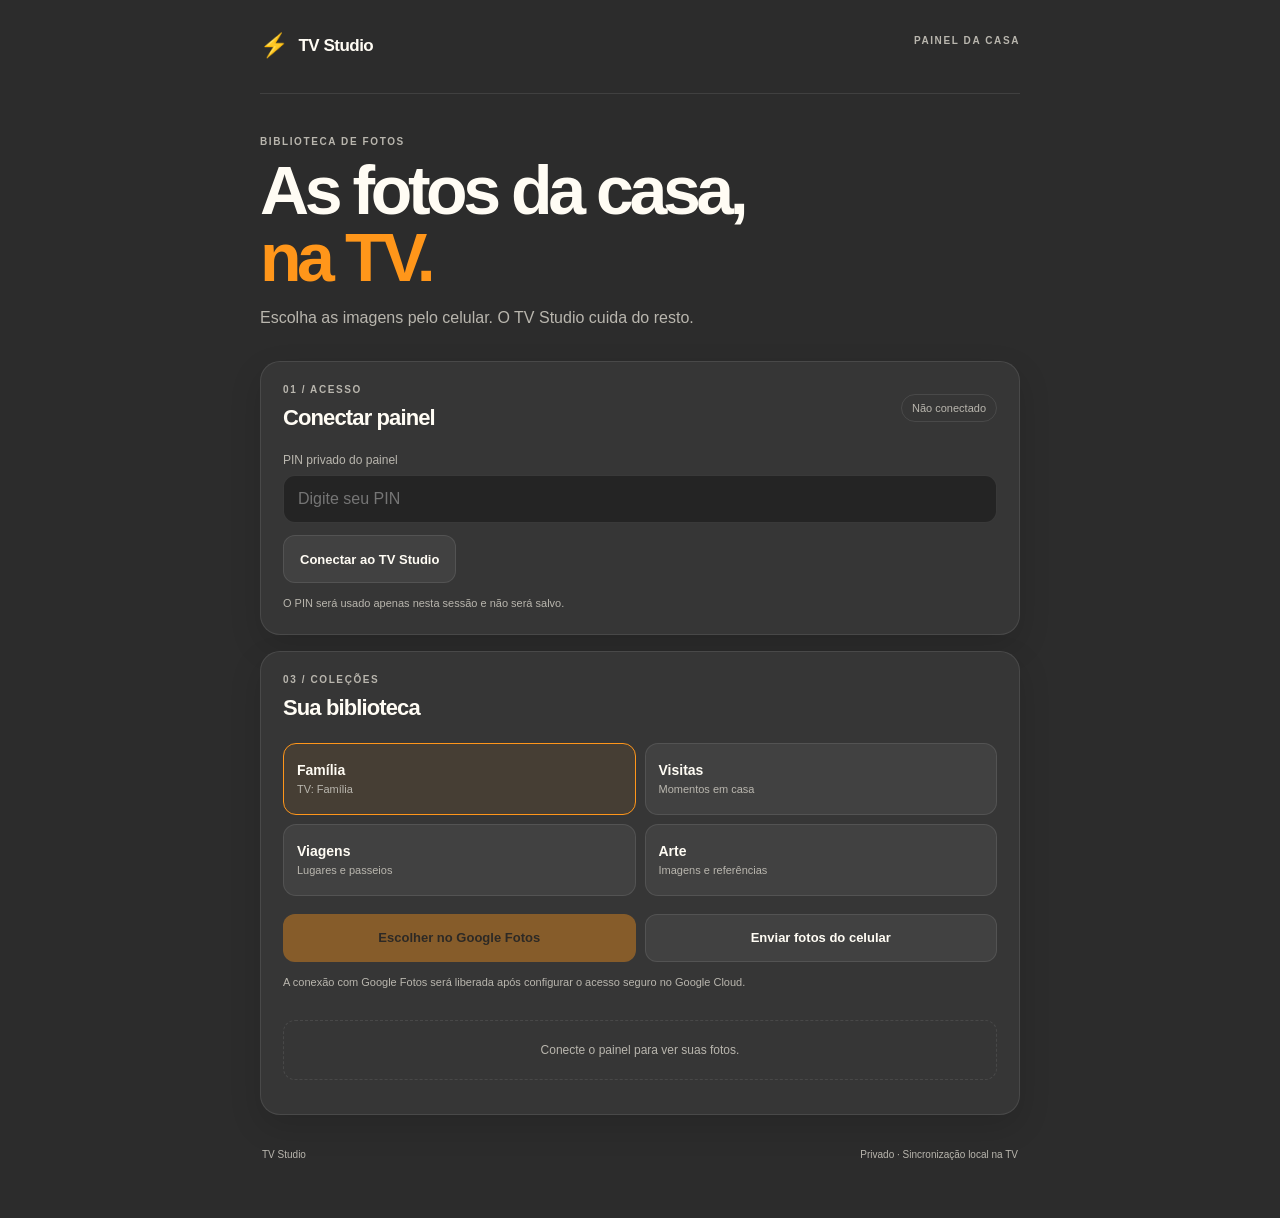
<file: panel/index.html>
<!doctype html>
<html lang="pt-BR">
<head>
  <meta charset="utf-8">
  <meta name="viewport" content="width=device-width, initial-scale=1">
  <meta name="theme-color" content="#2c2c2c">
  <title>TV Studio · Fotos</title>
  <link rel="stylesheet" href="./styles.css">
  <script src="./config.js"></script>
  <script src="https://accounts.google.com/gsi/client" async defer></script>
</head>
<body>
  <main class="shell">
    <header class="topbar"><a class="brand" href="./"><span class="bolt">⚡</span><span>TV Studio</span></a><span class="eyebrow">PAINEL DA CASA</span></header>
    <section class="intro"><p class="eyebrow">BIBLIOTECA DE FOTOS</p><h1>As fotos da casa,<br><span>na TV.</span></h1><p class="sub">Escolha as imagens pelo celular. O TV Studio cuida do resto.</p></section>
    <section class="panel" aria-labelledby="connection-title">
      <div class="section-heading"><div><p class="eyebrow">01 / ACESSO</p><h2 id="connection-title">Conectar painel</h2></div><span class="status" id="status">Não conectado</span></div>
      <label for="pin">PIN privado do painel</label><input id="pin" type="password" inputmode="numeric" autocomplete="current-password" placeholder="Digite seu PIN">
      <button class="button secondary" id="connect">Conectar ao TV Studio</button>
      <p class="hint" id="connection-hint">O PIN será usado apenas nesta sessão e não será salvo.</p>
    </section>
    <section class="panel" id="pairing-panel" aria-labelledby="pairing-title" hidden>
      <div class="section-heading"><div><p class="eyebrow">02 / DISPOSITIVO</p><h2 id="pairing-title">Conectar uma TV</h2></div></div>
      <label for="pair-code">Código de 6 números exibido na TV</label>
      <input id="pair-code" type="text" inputmode="numeric" autocomplete="one-time-code" maxlength="6" placeholder="000000">
      <button class="button secondary" id="approve-pairing">Autorizar esta TV</button>
      <p class="hint">O código expira em 10 minutos. A credencial é entregue diretamente à TV e não aparece no painel.</p>
    </section>
    <section class="panel" aria-labelledby="photos-title">
      <div class="section-heading"><div><p class="eyebrow">03 / COLEÇÕES</p><h2 id="photos-title">Sua biblioteca</h2></div></div>
      <div class="collections" role="group" aria-label="Coleções de fotos">
        <button class="collection active" data-collection="family"><span>Família</span><small>TV: Família</small></button>
        <button class="collection" data-collection="visits"><span>Visitas</span><small>Momentos em casa</small></button>
        <button class="collection" data-collection="travel"><span>Viagens</span><small>Lugares e passeios</small></button>
        <button class="collection" data-collection="art"><span>Arte</span><small>Imagens e referências</small></button>
      </div>
      <div class="actions"><button class="button primary" id="google-picker" disabled>Escolher no Google Fotos</button><label class="button secondary upload-label" for="file-input">Enviar fotos do celular</label><input id="file-input" type="file" accept="image/*" multiple hidden></div>
      <p class="hint" id="picker-hint">A conexão com Google Fotos será liberada após configurar o acesso seguro no Google Cloud.</p>
      <div class="gallery" id="gallery"><p class="empty">Conecte o painel para ver suas fotos.</p></div>
    </section>
    <footer><span>TV Studio</span><span>Privado · Sincronização local na TV</span></footer>
  </main>
  <div class="toast" id="toast" role="status" aria-live="polite"></div>
  <script src="./app.js"></script>
</body>
</html>
</file>
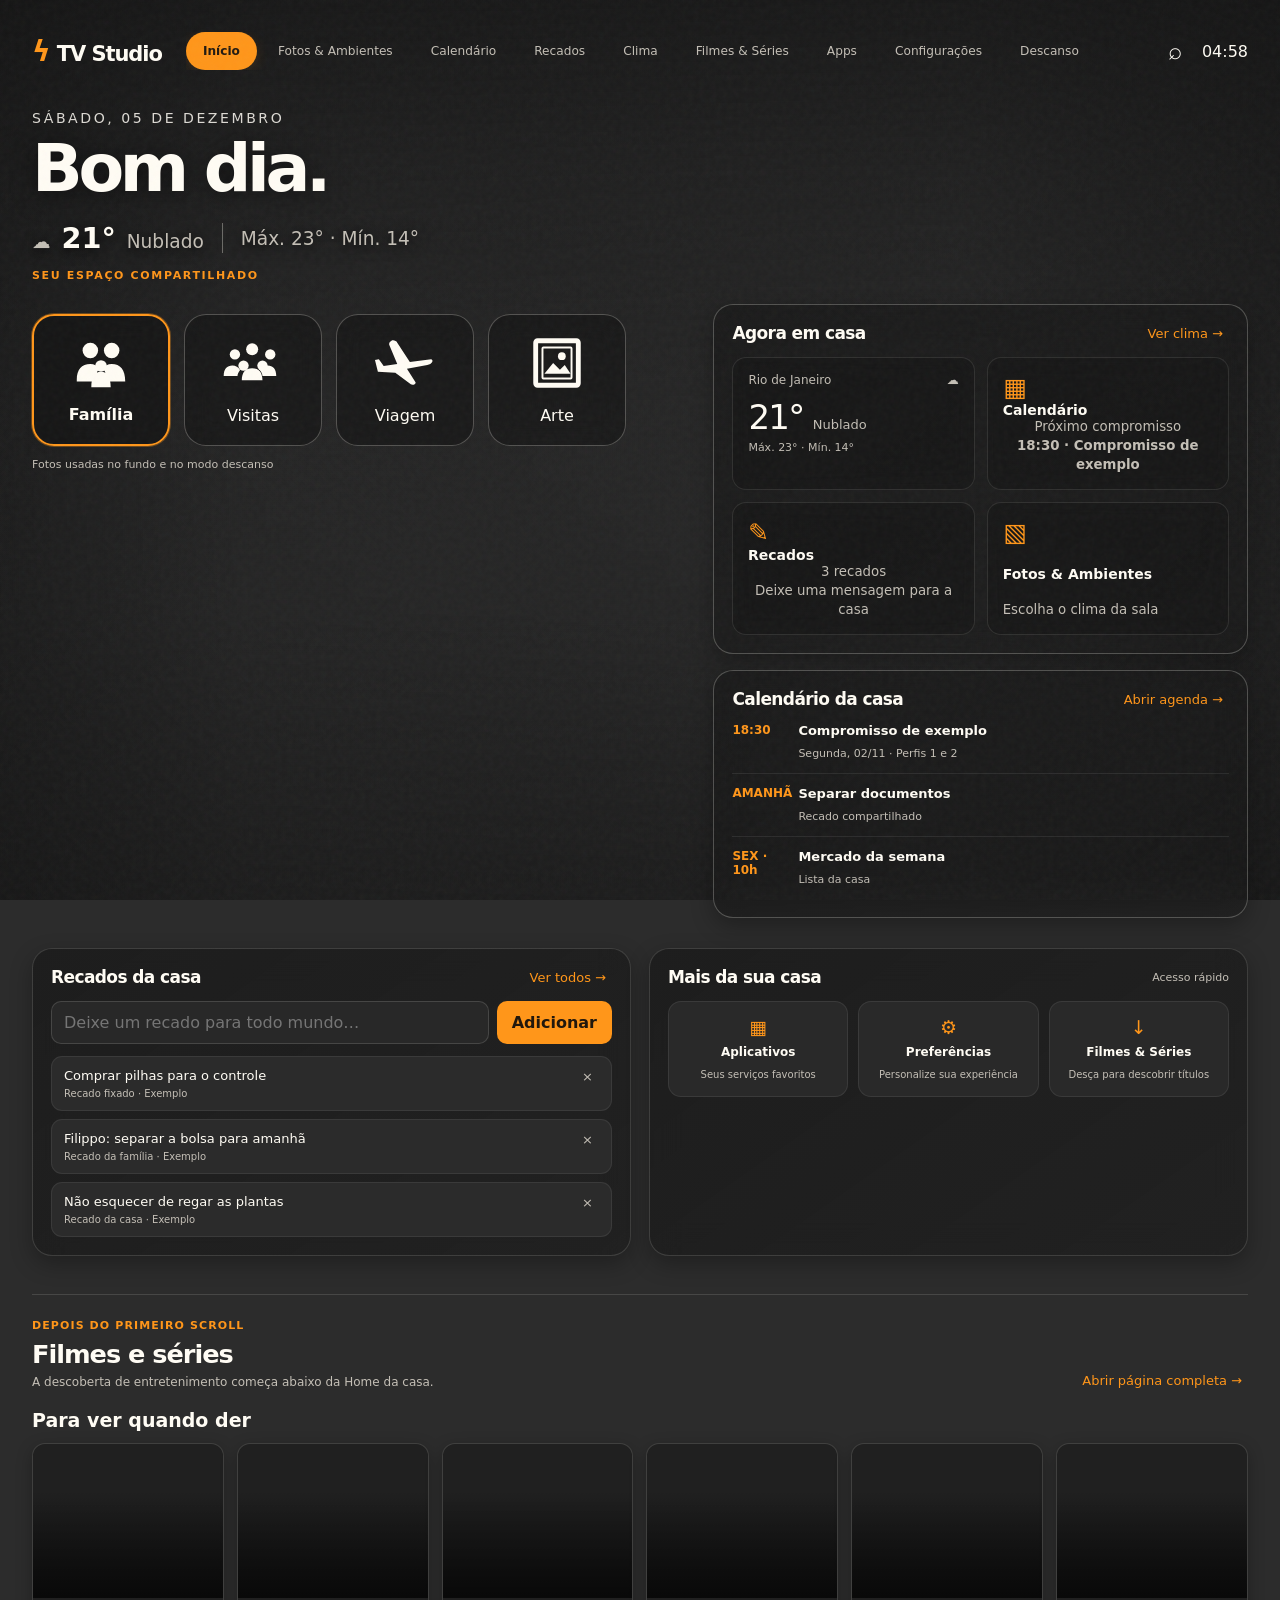
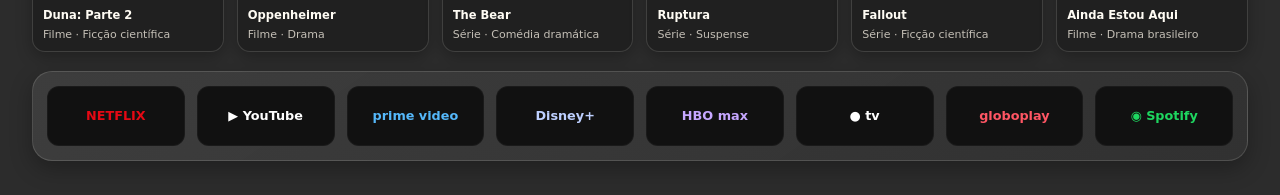
<file: docs/preview-tv-studio.html>
<!doctype html>
<html lang="pt-BR">
<head>
<meta charset="utf-8">
<meta name="viewport" content="width=device-width,initial-scale=1">
<title>TV Studio · Protótipo Casa</title>
<style>
:root{--bg:#2c2c2c;--panel:#353535;--panel2:#252525;--text:#fffcf4;--muted:#c4bfb6;--accent:#ff961a;--line:rgba(255,252,244,.14);--shadow:0 8px 22px rgba(0,0,0,.28)}
*{box-sizing:border-box}html{background:var(--bg);color:var(--text);font-family:Inter,system-ui,-apple-system,"Segoe UI",sans-serif}body{margin:0;min-height:100vh;background:var(--bg)}body:after{content:"";position:fixed;inset:0;z-index:0;pointer-events:none;background:linear-gradient(90deg,rgba(18,18,18,.28),rgba(18,18,18,.52)),linear-gradient(0deg,rgba(18,18,18,.62),rgba(18,18,18,.10) 70%),var(--ambient-image,url('https://images.unsplash.com/photo-1470252649378-9c29740c9fa8?auto=format&fit=crop&w=1800&q=85')) center/cover no-repeat;opacity:1;transition:background-image .4s ease}
body:before{content:"";pointer-events:none;position:fixed;inset:0;z-index:20;opacity:.05;background-image:url("data:image/svg+xml,%3Csvg viewBox='0 0 180 180' xmlns='http://www.w3.org/2000/svg'%3E%3Cfilter id='n'%3E%3CfeTurbulence type='fractalNoise' baseFrequency='.9' numOctaves='3' stitchTiles='stitch'/%3E%3C/filter%3E%3Crect width='100%25' height='100%25' filter='url(%23n)' opacity='.7'/%3E%3C/svg%3E")}
button,input,textarea{font:inherit;color:inherit}button{cursor:pointer}button:focus-visible,input:focus-visible,textarea:focus-visible{outline:3px solid var(--accent);outline-offset:3px}
.shell{position:relative;z-index:1;max-width:1900px;margin:auto;padding:20px clamp(16px,2.5vw,42px) 34px}.top{display:flex;align-items:center;gap:24px;min-height:62px;margin-bottom:18px}.brand{font-size:clamp(21px,1.6vw,30px);font-weight:850;letter-spacing:-.05em;white-space:nowrap}.bolt{color:var(--accent);font-size:1.35em;margin-right:7px}.nav{display:flex;align-items:center;gap:4px;flex:1;overflow-x:auto;scrollbar-width:none}.nav::-webkit-scrollbar{display:none}.nav button{border:0;background:transparent;padding:12px 17px;border-radius:40px;white-space:nowrap;font-size:clamp(12px,.95vw,17px);color:var(--muted)}.nav button.active{background:var(--accent);color:#221a11;font-weight:800;box-shadow:0 4px 14px #ff961a22}.screensaver-view{position:fixed!important;inset:0;z-index:30;background:#151515;display:none!important;padding:0!important;min-height:100vh}.screensaver-view.active{display:block!important}.screensaver-photo{position:absolute;inset:0;background:linear-gradient(0deg,rgba(0,0,0,.5),transparent 45%),var(--ambient-image) center/cover;transition:background-image .5s}.screensaver-label{position:absolute;left:5vw;bottom:5vh;text-shadow:0 2px 20px #000}.screensaver-label strong{display:block;font-size:clamp(26px,4vw,60px);letter-spacing:-.04em}.screensaver-label span{font-size:clamp(14px,1.5vw,22px);color:#fffcf4cc}.screensaver-exit{position:absolute;right:28px;top:24px;background:#222a;border:1px solid #ffffff44;border-radius:99px;padding:12px 18px}.topright{display:flex;align-items:center;gap:14px;white-space:nowrap}.search{font-size:24px;background:none;border:0}
h1,h2,h3,p{margin-top:0}.page-intro{display:flex;justify-content:space-between;align-items:end;gap:14px;margin:8px 0 18px}.kicker{color:var(--accent);text-transform:uppercase;letter-spacing:.1em;font-size:11px;font-weight:850;margin-bottom:7px}.page-intro h1{font-size:clamp(28px,2.4vw,44px);letter-spacing:-.05em;margin:0}.date-label{color:var(--muted);font-size:14px}
.panel{background:linear-gradient(145deg,rgba(255,255,255,.04),rgba(0,0,0,.08)),var(--panel);border:1px solid var(--line);border-radius:20px;box-shadow:var(--shadow);min-width:0}.panel-head{display:flex;align-items:center;justify-content:space-between;gap:10px;margin-bottom:14px}.panel-head h2{font-size:clamp(17px,1.25vw,23px);letter-spacing:-.035em;margin:0}.link{background:none;border:0;color:var(--accent);font-size:13px}
.home-grid{display:grid;grid-template-columns:minmax(0,1.4fr) minmax(390px,1fr);gap:18px;align-items:start}.photo-panel{overflow:visible;min-height:0;display:flex;flex-direction:column;gap:20px;background:transparent;border:0;border-radius:0;box-shadow:none;padding:20px 0 0}.photo-image{position:relative;min-height:0;background:none;display:block}.photo-copy{position:static;left:auto;bottom:auto;text-shadow:0 2px 20px #0008}.photo-copy h2{font-size:clamp(26px,3vw,48px);margin:0 0 5px;letter-spacing:-.05em}.photo-copy p{font-size:13px;color:#eee6d8;margin:0}.photo-bottom{padding:0;display:flex;align-items:center;justify-content:flex-start;gap:14px;background:transparent}.ambient-stats{display:flex;align-items:center;gap:18px;color:var(--muted);font-size:clamp(14px,1.2vw,20px);margin:2px 0 4px;text-shadow:0 2px 14px #000}.ambient-stats strong{font-size:1.5em;color:var(--text);margin:0 5px}.ambient-stats i{height:30px;border-left:1px solid #fffcf455}.moods{display:flex;gap:8px;flex-wrap:wrap}.mood{border:1px solid var(--line);background:#292929;border-radius:12px;padding:11px;min-width:62px;min-height:54px;display:grid;place-items:center;color:var(--text)}.mood svg{width:48px;height:42px;display:block}.moods .mood{position:relative;min-width:118px;min-height:112px;padding:16px;background:rgba(24,24,24,.58);backdrop-filter:blur(12px);border-radius:20px}.moods .mood:after{content:attr(data-mood);display:block;font-size:14px;margin-top:8px}.guest-mode .mood[data-mood="Visitas"]{background:var(--accent);color:#21170b;border-color:var(--accent)}.mood.active{background:var(--accent);border-color:var(--accent);color:#21170b;font-weight:800}.small-status{color:var(--muted);font-size:11px}
.side-stack{display:grid;grid-template-rows:auto auto;gap:14px;padding-top:4px}.side-stack .panel{background:linear-gradient(145deg,rgba(28,28,28,.70),rgba(24,24,24,.58));backdrop-filter:blur(14px);border-color:rgba(255,252,244,.22)}.widget-panel{padding:18px}.widget-grid{display:grid;grid-template-columns:1fr 1fr;gap:12px}.weather-widget{background:linear-gradient(135deg,#454747,#303333);border-radius:14px;padding:15px;min-height:128px}.weather-top{display:flex;justify-content:space-between;align-items:center;color:var(--muted);font-size:12px}.temp{font-size:34px;letter-spacing:-.05em;margin:10px 0 4px}.temp small{font-size:13px;color:var(--muted);letter-spacing:0}.weather-foot{font-size:11px;color:var(--muted)}.quick-widget{border:1px solid var(--line);border-radius:14px;padding:15px;min-height:128px;display:flex;flex-direction:column;justify-content:space-between}.quick-widget .big-icon{font-size:25px;color:var(--accent)}.quick-widget strong{font-size:14px}.quick-widget small{color:var(--muted);line-height:1.4}.calendar-panel{padding:18px;background:linear-gradient(145deg,rgba(28,28,28,.70),rgba(24,24,24,.58));backdrop-filter:blur(14px)}.events{display:flex;flex-direction:column;gap:0}.event{display:grid;grid-template-columns:54px 1fr;gap:12px;padding:12px 0;border-top:1px solid rgba(255,252,244,.08)}.event:first-child{border-top:0;padding-top:0}.event time{color:var(--accent);font-weight:800;font-size:12px}.event strong{display:block;font-size:13px;margin-bottom:4px}.event small{color:var(--muted);font-size:11px}.notes-panel{padding:18px}.note-compose{display:flex;gap:8px;margin-bottom:12px}.note-compose input{min-width:0;flex:1;border:1px solid var(--line);background:#282828;border-radius:10px;padding:11px 12px}.note-compose button,.primary-button{border:0;background:var(--accent);color:#22180d;border-radius:10px;font-weight:800;padding:10px 15px}.note-list{display:flex;flex-direction:column;gap:8px}.note-item{display:flex;justify-content:space-between;align-items:start;gap:10px;background:#2b2b2b;border:1px solid rgba(255,252,244,.07);border-radius:11px;padding:11px 12px;font-size:13px}.note-item small{display:block;color:var(--muted);font-size:10px;margin-top:5px}.note-item button{background:none;border:0;color:var(--muted)}
.lower-grid{display:grid;grid-template-columns:1fr 1fr;gap:18px;margin-top:18px}.mini-panel{padding:18px}.mini-widgets{display:grid;grid-template-columns:repeat(3,1fr);gap:10px}.mini-card{padding:14px;border-radius:13px;background:#292929;border:1px solid rgba(255,252,244,.08);min-height:93px}.mini-card span{font-size:19px;color:var(--accent)}.mini-card strong{display:block;font-size:12px;margin:7px 0 4px}.mini-card small{font-size:10px;color:var(--muted)}
.entertainment{margin-top:34px;padding-top:24px;border-top:1px solid rgba(255,252,244,.13);scroll-margin-top:18px}.section-title{display:flex;justify-content:space-between;align-items:end;margin-bottom:16px}.section-title h2{font-size:clamp(24px,2vw,36px);margin:0;letter-spacing:-.04em}.section-title p{color:var(--muted);font-size:12px;margin:6px 0 0}.content-row{margin:20px 0 0}.content-row h3{font-size:19px;margin:0 0 12px}.posters{display:grid;grid-template-columns:repeat(6,minmax(0,1fr));gap:13px}.poster{padding:0;text-align:left;overflow:hidden;border-radius:13px;border:1px solid var(--line);background:#202020;box-shadow:0 5px 16px #0004;transition:transform .16s,border-color .16s}.poster:hover,.poster:focus-visible{transform:translateY(-3px);border-color:var(--accent)}.poster-art{height:clamp(130px,12vw,210px);background-size:cover;background-position:center;position:relative}.poster-art:after{content:"";position:absolute;inset:30% 0 0;background:linear-gradient(transparent,#0009)}.poster-info{padding:10px}.poster-info strong{font-size:clamp(11px,.9vw,15px);display:block;white-space:nowrap;overflow:hidden;text-overflow:ellipsis}.poster-info small{display:block;color:var(--muted);font-size:11px;margin-top:6px}.apps-row{margin-top:19px;padding:14px;display:grid;grid-template-columns:repeat(8,minmax(0,1fr));gap:12px}.app{min-height:60px;border-radius:12px;background:#111;display:grid;place-items:center;font-weight:850;font-size:clamp(11px,1vw,17px);border:1px solid rgba(255,255,255,.04)}.netflix{color:#e50914}.youtube{color:#fff}.prime{color:#55b8fa}.disney{color:#bed0ff}.max{color:#c6a7ff}.apple{color:#fff}.globo{color:#ff5664}.spotify{color:#1ed760}

.guest-tools{display:none;margin-top:12px;gap:14px;align-items:stretch;max-width:780px}.guest-mode .guest-tools{display:flex}.guest-qr{display:flex;gap:12px;align-items:center;padding:12px 14px;border:1px solid var(--line);border-radius:14px;background:rgba(25,25,25,.78);min-width:0}.guest-qr img{width:94px;height:94px;background:#fff;border-radius:7px;object-fit:contain}.qr-placeholder{width:104px;height:104px;background:#fff;color:#111;border-radius:7px;padding:8px;display:flex;flex-direction:column;align-items:center;justify-content:center;flex:none}.qr-name{font-size:9px;font-weight:800;margin-bottom:6px}.qr-fake{height:60px;width:60px;display:grid;place-items:center;text-align:center;border:3px dotted #111;color:#111;font-size:10px;font-weight:900}.guest-qr strong{display:block;font-size:13px;margin-bottom:5px}.guest-qr small{color:var(--muted);font-size:11px;line-height:1.4}.guest-music{flex:1;display:flex;gap:12px;align-items:center;border:2px solid var(--accent);border-radius:14px;padding:14px;background:rgba(25,25,25,.82);text-align:left}.guest-music .spotify-mark{width:48px;height:48px;border-radius:50%;background:#1ed760;color:#101010;display:grid;place-items:center;font-size:27px;flex:none}.guest-music strong{display:block;font-size:14px}.guest-music small{display:block;color:var(--muted);margin-top:4px;font-size:11px}.guest-mode .spotify-app{outline:2px solid var(--accent);outline-offset:3px;order:-1}

.page-view{display:none}.page-view.active{display:block}.page-card{padding:22px;min-height:320px}.page-card h2{font-size:24px}.placeholder-grid{display:grid;grid-template-columns:repeat(3,minmax(0,1fr));gap:14px;margin-top:20px}.placeholder-tile{padding:20px;border:1px solid var(--line);border-radius:14px;background:#292929;min-height:145px}.placeholder-tile b{display:block;margin:12px 0 7px}.placeholder-tile p{color:var(--muted);font-size:13px;line-height:1.5}.calendar-full{display:grid;grid-template-columns:1.1fr 1fr;gap:18px}.month{display:grid;grid-template-columns:repeat(7,1fr);gap:6px}.day{padding:10px 4px;text-align:center;border-radius:8px;background:#292929;color:var(--muted);font-size:12px}.day.has{border:1px solid var(--accent);color:var(--text)}.day.today{background:var(--accent);color:#21170c;font-weight:900}.message-board{display:grid;grid-template-columns:repeat(3,minmax(0,1fr));gap:12px}.message{padding:18px;min-height:140px;border-radius:15px;background:#292929;border:1px solid var(--line)}.message .pin{color:var(--accent)}.message p{line-height:1.5;font-size:14px}.toolbar{display:flex;gap:8px;flex-wrap:wrap;margin:14px 0}.toolbar button{border:1px solid var(--line);background:#292929;border-radius:10px;padding:10px 13px}.toolbar button.active{border-color:var(--accent);color:var(--accent)}.demo-hint{color:var(--muted);font-size:12px;line-height:1.55;margin-top:16px}
@media(max-width:980px){.top{align-items:start;flex-wrap:wrap}.nav{order:3;flex-basis:100%}.home-grid{grid-template-columns:1fr}.photo-panel{padding-top:8px}.side-stack{grid-template-columns:1fr 1fr;grid-template-rows:auto}.lower-grid{grid-template-columns:1fr}.posters{grid-template-columns:repeat(3,minmax(0,1fr))}.apps-row{grid-template-columns:repeat(4,minmax(0,1fr))}}
@media(max-width:620px){.shell{padding:12px}.topright{margin-left:auto}.side-stack{grid-template-columns:1fr}.home-grid{gap:12px}.photo-panel{min-height:300px}.photo-image{min-height:220px}.photo-bottom{align-items:start;flex-direction:column}.widget-grid{grid-template-columns:1fr 1fr}.lower-grid{gap:12px}.mini-widgets{grid-template-columns:1fr}.posters{grid-template-columns:repeat(2,minmax(0,1fr))}.apps-row{grid-template-columns:repeat(4,minmax(0,1fr))}.placeholder-grid,.message-board{grid-template-columns:1fr}.calendar-full{grid-template-columns:1fr}.page-intro{align-items:start;flex-direction:column}}

/* Cinematic Home layout aligned to approved reference */
body:after{background:linear-gradient(180deg,rgba(18,18,18,.70) 0%,rgba(18,18,18,.38) 20%,rgba(18,18,18,.16) 46%,rgba(18,18,18,.18) 68%,rgba(18,18,18,.54) 100%),linear-gradient(90deg,rgba(18,18,18,.48) 0%,rgba(18,18,18,.10) 19%,rgba(18,18,18,.04) 75%,rgba(18,18,18,.46) 100%),var(--ambient-image,url('https://images.unsplash.com/photo-1470252649378-9c29740c9fa8?auto=format&fit=crop&w=1800&q=85')) center center/cover no-repeat}
.cinematic-intro{margin:28px 0 22px;align-items:flex-start}
.cinematic-intro .date-label{font-size:clamp(13px,1.1vw,20px);letter-spacing:.18em;text-transform:uppercase;color:#fffcf4d9;margin-bottom:10px}
.cinematic-intro h1{font-size:clamp(48px,5.2vw,92px);line-height:.98;letter-spacing:-.065em;margin:0 0 20px;text-shadow:0 3px 24px #0008}
.cinematic-intro .ambient-stats{font-size:clamp(15px,1.45vw,25px);margin:0 0 14px}
.cinematic-intro .ambient-stats strong{font-size:1.55em}
.home-kicker{font-size:11px;font-weight:850;letter-spacing:.15em;color:var(--accent);margin-top:8px}
.home-grid{grid-template-columns:minmax(0,1.1fr) minmax(420px,.9fr);gap:28px;align-items:start}
.photo-panel{padding:10px 0 0;background:transparent!important;border:0!important;box-shadow:none!important;display:flex;flex-direction:column;gap:18px;min-height:0}
.photo-panel .photo-image{display:none!important}
.ambient-heading{display:none}
.photo-bottom{display:flex;flex-direction:column;align-items:flex-start;gap:12px}
.moods{gap:14px}
.moods .mood{min-width:138px;min-height:132px;border-radius:22px;background:rgba(20,20,20,.58);backdrop-filter:blur(12px);border:1px solid rgba(255,252,244,.25);padding:18px 16px}
.moods .mood svg{width:62px;height:56px}
.moods .mood:after{font-size:16px;margin-top:10px}
.moods .mood.active{border:2px solid var(--accent);background:rgba(20,20,20,.72);color:var(--text);box-shadow:0 0 0 1px #ff961a55}
.side-stack{padding-top:0;gap:16px}
.side-stack .panel{background:linear-gradient(145deg,rgba(24,24,24,.67),rgba(24,24,24,.48));backdrop-filter:blur(16px);border-color:rgba(255,252,244,.24)}
.widget-panel,.calendar-panel,.notes-panel,.mini-panel{border-radius:20px}
.widget-grid{grid-template-columns:1fr 1fr}
.weather-widget,.quick-widget{background:rgba(24,24,24,.48);border:1px solid rgba(255,252,244,.10);backdrop-filter:blur(10px)}
.quick-widget{min-height:128px}
.lower-grid{margin-top:30px}
.lower-grid .panel{background:linear-gradient(145deg,rgba(24,24,24,.70),rgba(24,24,24,.54));backdrop-filter:blur(16px)}
.entertainment{margin-top:38px}
@media(max-width:980px){.home-grid{grid-template-columns:1fr}.cinematic-intro h1{font-size:clamp(46px,9vw,76px)}.moods .mood{min-width:112px;min-height:108px}.moods .mood svg{width:48px;height:44px}}

</style>
</head>
<body>
<main class="shell">
<header class="top">
 <div class="brand"><span class="bolt">ϟ</span>TV Studio</div>
 <nav class="nav" aria-label="Menu principal">
  <button class="active" data-page="home">Início</button><button data-page="photos">Fotos & Ambientes</button><button data-page="calendar">Calendário</button><button data-page="notes">Recados</button><button data-page="weather">Clima</button><button data-page="entertainment">Filmes & Séries</button><button data-page="apps">Apps</button><button data-page="settings">Configurações</button><button data-page="screensaver">Descanso</button>
 </nav>
 <div class="topright"><button class="search" aria-label="Buscar">⌕</button><span id="clock"></span></div>
</header>

<section class="page-view active" id="page-home">
 <div class="page-intro cinematic-intro"><div><div class="date-label date-uppercase" id="dateLabel"></div><h1>Bom dia.</h1><div class="ambient-stats"><span>☁ <strong>21°</strong> Nublado</span><i></i><span>Máx. 23° · Mín. 14°</span></div><div class="home-kicker">SEU ESPAÇO COMPARTILHADO</div></div></div>
 <div class="home-grid">
  <section class="photo-panel">
   <div class="ambient-heading"><div class="kicker">Ambiente da casa</div><h2 id="moodTitle">Família</h2></div>
   <div class="photo-bottom"><div class="moods"><button class="mood active" data-mood="Família" aria-label="Família" title="Família"><svg viewBox="0 0 64 54" aria-hidden="true"><circle cx="21" cy="13" r="8" fill="currentColor"/><circle cx="43" cy="13" r="8" fill="currentColor"/><circle cx="32" cy="29" r="6" fill="currentColor"/><path d="M7 43c0-10 5-16 14-16 4 0 7 2 9 5-3 4-4 8-4 13H7zm31 2c0-6-1-10-4-13 2-3 5-5 9-5 9 0 14 6 14 18H38zM22 51c0-10 3-16 10-16s10 6 10 16H22z" fill="currentColor"/></svg></button><button class="mood" data-mood="Visitas" aria-label="Visitas" title="Visitas"><svg viewBox="0 0 72 56" aria-hidden="true"><g fill="currentColor"><circle cx="35" cy="12" r="7"/><circle cx="15" cy="18" r="6"/><circle cx="56" cy="18" r="6"/><circle cx="25" cy="31" r="6"/><circle cx="47" cy="31" r="6"/><path d="M23 48c0-9 4-14 12-14s12 5 12 14H23zM2 43c0-8 4-12 10-12 4 0 7 2 9 5-2 3-3 5-3 7H2zm45 0c0-2-1-4-3-7 2-3 5-5 9-5 6 0 10 4 10 12H47z"/></g></svg></button><button class="mood" data-mood="Viagem" aria-label="Viagem" title="Viagem"><svg viewBox="0 0 64 56" aria-hidden="true"><path d="M59 24 37 27 24 7c-1-2-4-3-6-2-2 1-3 3-2 5l8 19-14 2-5-7-4 1 3 12 18 1 16 12c2 1 5 0 5-2l-9-14 21-4c5-1 7-5 4-6z" fill="currentColor"/></svg></button><button class="mood" data-mood="Arte" aria-label="Arte" title="Arte"><svg viewBox="0 0 64 56" aria-hidden="true"><rect x="10" y="5" width="44" height="46" rx="2" fill="none" stroke="currentColor" stroke-width="5"/><rect x="17" y="12" width="30" height="32" rx="1" fill="none" stroke="currentColor" stroke-width="2"/><circle cx="37" cy="21" r="4" fill="currentColor"/><path d="M19 39 28 28l7 7 5-5 6 9z" fill="currentColor"/></svg></button></div><span class="small-status">Fotos usadas no fundo e no modo descanso</span></div>
   <div class="guest-tools"><div class="guest-qr"><div class="qr-placeholder" role="img" aria-label="QR do Wi-Fi Raposa_pomposa"><div class="qr-name">Raposa_pomposa</div><div class="qr-fake">QR decorativo</div></div><div><strong>Conecte-se ao Wi-Fi</strong><small>QR recebido em imagem. Substituir pelo código original validado antes de usar como acesso real.</small></div></div><button class="guest-music" data-page="apps"><span class="spotify-mark">●</span><span><strong>Spotify em destaque</strong><small>Selecione música para a TV ou para o Google Nest da sala</small></span></button></div>
  </section>
  <div class="side-stack">
   <section class="panel widget-panel">
    <div class="panel-head"><h2>Agora em casa</h2><button class="link" data-page="weather">Ver clima →</button></div>
    <div class="widget-grid">
     <div class="weather-widget"><div class="weather-top"><span>Rio de Janeiro</span><span>☁</span></div><div class="temp">21° <small>Nublado</small></div><div class="weather-foot">Máx. 23° · Mín. 14°</div></div>
     <button class="quick-widget" data-page="calendar"><span class="big-icon">▦</span><strong>Calendário</strong><small>Próximo compromisso<br><b>18:30 · Compromisso de exemplo</b></small></button>
     <button class="quick-widget" data-page="notes"><span class="big-icon">✎</span><strong>Recados</strong><small><span id="noteCount">3 recados</span><br>Deixe uma mensagem para a casa</small></button>
     <button class="quick-widget" data-page="photos"><span class="big-icon">▧</span><strong>Fotos & Ambientes</strong><small>Escolha o clima da sala</small></button>
    </div>
   </section>
   <section class="panel calendar-panel">
    <div class="panel-head"><h2>Calendário da casa</h2><button class="link" data-page="calendar">Abrir agenda →</button></div>
    <div class="events">
     <div class="event"><time>18:30</time><div><strong>Compromisso de exemplo</strong><small>Segunda, 02/11 · Perfis 1 e 2</small></div></div>
     <div class="event"><time>AMANHÃ</time><div><strong>Separar documentos</strong><small>Recado compartilhado</small></div></div>
     <div class="event"><time>SEX · 10h</time><div><strong>Mercado da semana</strong><small>Lista da casa</small></div></div>
    </div>
   </section>
  </div>
 </div>
 <div class="lower-grid">
  <section class="panel notes-panel">
   <div class="panel-head"><h2>Recados da casa</h2><button class="link" data-page="notes">Ver todos →</button></div>
   <form class="note-compose" id="quickNote"><input id="noteInput" placeholder="Deixe um recado para todo mundo…" aria-label="Novo recado"><button type="submit">Adicionar</button></form>
   <div class="note-list" id="homeNotes">
    <div class="note-item"><div>Comprar pilhas para o controle<small>Recado fixado · Exemplo</small></div><button aria-label="Remover">×</button></div>
    <div class="note-item"><div>Filippo: separar a bolsa para amanhã<small>Recado da família · Exemplo</small></div><button aria-label="Remover">×</button></div>
    <div class="note-item"><div>Não esquecer de regar as plantas<small>Recado da casa · Exemplo</small></div><button aria-label="Remover">×</button></div>
   </div>
  </section>
  <section class="panel mini-panel">
   <div class="panel-head"><h2>Mais da sua casa</h2><span class="small-status">Acesso rápido</span></div>
   <div class="mini-widgets">
    <button class="mini-card" data-page="apps"><span>▦</span><strong>Aplicativos</strong><small>Seus serviços favoritos</small></button>
    <button class="mini-card" data-page="settings"><span>⚙</span><strong>Preferências</strong><small>Personalize sua experiência</small></button>
    <button class="mini-card" data-scroll="entertainment"><span>↓</span><strong>Filmes & Séries</strong><small>Desça para descobrir títulos</small></button>
   </div>
  </section>
 </div>
 <section class="entertainment" id="entertainment">
  <div class="section-title"><div><div class="kicker">Depois do primeiro scroll</div><h2>Filmes e séries</h2><p>A descoberta de entretenimento começa abaixo da Home da casa.</p></div><button class="link" data-page="entertainment">Abrir página completa →</button></div>
  <div class="content-row"><h3>Para ver quando der</h3><div class="posters" id="homePosters"></div></div>
  <div class="panel apps-row" aria-label="Aplicativos de streaming"><button class="app netflix">NETFLIX</button><button class="app youtube">▶ YouTube</button><button class="app prime">prime video</button><button class="app disney">Disney+</button><button class="app max">HBO max</button><button class="app apple">● tv</button><button class="app globo">globoplay</button><button class="app spotify spotify-app">◉ Spotify</button></div>
 </section>
</section>

<section class="page-view" id="page-photos">
 <div class="page-intro"><div><div class="kicker">Personalize o ambiente</div><h1>Fotos & Ambientes</h1></div><div class="date-label">Família · Visitas · Viagem · Arte</div></div>
 <section class="panel page-card"><h2>Suas fotos começam aqui</h2><p class="demo-hint">Esta prévia mostra a experiência visual. A conexão direta com álbuns do Google Fotos ainda não está implementada no aplicativo. Não mostramos uma falsa conexão.</p><div class="photo-image" style="border-radius:14px;min-height:300px;margin:16px 0"><div class="photo-copy"><div class="kicker">Ambiente selecionado</div><h2 id="photoMoodPage">Família</h2></div></div><div class="moods"><button class="mood active" data-mood="Família" title="Família" aria-label="Família"><svg viewBox="0 0 64 54" aria-hidden="true"><circle cx="21" cy="13" r="8" fill="currentColor"/><circle cx="43" cy="13" r="8" fill="currentColor"/><circle cx="32" cy="29" r="6" fill="currentColor"/><path d="M7 43c0-10 5-16 14-16 4 0 7 2 9 5-3 4-4 8-4 13H7zm31 2c0-6-1-10-4-13 2-3 5-5 9-5 9 0 14 6 14 18H38zM22 51c0-10 3-16 10-16s10 6 10 16H22z" fill="currentColor"/></svg></button><button class="mood" data-mood="Visitas" title="Visitas" aria-label="Visitas"><svg viewBox="0 0 72 56" aria-hidden="true"><g fill="currentColor"><circle cx="35" cy="12" r="7"/><circle cx="15" cy="18" r="6"/><circle cx="56" cy="18" r="6"/><circle cx="25" cy="31" r="6"/><circle cx="47" cy="31" r="6"/><path d="M23 48c0-9 4-14 12-14s12 5 12 14H23zM2 43c0-8 4-12 10-12 4 0 7 2 9 5-2 3-3 5-3 7H2zm45 0c0-2-1-4-3-7 2-3 5-5 9-5 6 0 10 4 10 12H47z"/></g></svg></button><button class="mood" data-mood="Viagem" title="Viagem" aria-label="Viagem"><svg viewBox="0 0 64 56" aria-hidden="true"><path d="M59 24 37 27 24 7c-1-2-4-3-6-2-2 1-3 3-2 5l8 19-14 2-5-7-4 1 3 12 18 1 16 12c2 1 5 0 5-2l-9-14 21-4c5-1 7-5 4-6z" fill="currentColor"/></svg></button><button class="mood" data-mood="Arte" title="Arte" aria-label="Arte"><svg viewBox="0 0 64 56" aria-hidden="true"><rect x="10" y="5" width="44" height="46" rx="2" fill="none" stroke="currentColor" stroke-width="5"/><rect x="17" y="12" width="30" height="32" rx="1" fill="none" stroke="currentColor" stroke-width="2"/><circle cx="37" cy="21" r="4" fill="currentColor"/><path d="M19 39 28 28l7 7 5-5 6 9z" fill="currentColor"/></svg></button></div><div class="placeholder-grid"><div class="placeholder-tile"><span>▧</span><b>Família</b><p>Fotos e memórias para o dia a dia.</p></div><div class="placeholder-tile"><span>⌂</span><b>Visitas</b><p>Um ambiente acolhedor para receber.</p></div><div class="placeholder-tile"><span>✈</span><b>Viagem</b><p>Imagens e lembranças de viagens.</p></div></div></section>
</section>
<section class="page-view" id="page-calendar">
 <div class="page-intro"><div><div class="kicker">Organização compartilhada</div><h1>Calendário da casa</h1></div><div class="date-label">Eventos demonstrativos</div></div>
 <div class="calendar-full"><section class="panel page-card"><div class="panel-head"><h2>Novembro 2026</h2><span class="small-status">Vista mensal · Demonstração</span></div><div class="month" id="month"></div><p class="demo-hint">Os eventos exibidos são ilustrativos nesta prévia, não vêm de uma conta de calendário conectada.</p></section><section class="panel page-card"><div class="panel-head"><h2>Próximos compromissos</h2><button class="link" data-page="notes">Abrir recados →</button></div><div class="events"><div class="event"><time>02 NOV<br>18:30</time><div><strong>Compromisso de exemplo</strong><small>Perfis 1 e 2</small></div></div><div class="event"><time>16 NOV<br>18:30</time><div><strong>Compromisso de exemplo</strong><small>Perfis 1 e 2</small></div></div><div class="event"><time>30 NOV<br>18:30</time><div><strong>Compromisso de exemplo</strong><small>Perfis 1 e 2</small></div></div><div class="event"><time>04 DEZ<br>10:00</time><div><strong>Compromisso da família</strong><small>Exemplo para protótipo</small></div></div></div></section></div>
</section>
<section class="page-view" id="page-notes">
 <div class="page-intro"><div><div class="kicker">Comunicação da família</div><h1>Recados</h1></div><div class="date-label">Prévia local · não sincronizada</div></div>
 <section class="panel page-card"><h2>Mural de recados</h2><form class="note-compose" id="fullNote"><input id="fullNoteInput" placeholder="Escreva um recado…" aria-label="Novo recado"><button type="submit">Publicar</button></form><div class="message-board" id="messageBoard"></div><p class="demo-hint">Os recados adicionados nesta prévia ficam apenas nesta sessão do navegador. A sincronização entre dispositivos precisa de backend.</p></section>
</section>
<section class="page-view" id="page-weather">
 <div class="page-intro"><div><div class="kicker">Visão rápida do tempo</div><h1>Clima</h1></div><div class="date-label">Rio de Janeiro · demonstração</div></div>
 <section class="panel page-card"><h2>Hoje na sua cidade</h2><div class="widget-grid"><div class="weather-widget"><div class="weather-top"><span>Rio de Janeiro</span><span>☁</span></div><div class="temp">21° <small>Nublado</small></div><div class="weather-foot">Máx. 23° · Mín. 14°</div></div><div class="weather-widget"><div class="weather-top"><span>Próximas horas</span><span>☀</span></div><div class="temp">22° <small>12h</small></div><div class="weather-foot">23° · 14h &nbsp; 22° · 16h</div></div></div><p class="demo-hint">Dados ilustrativos nesta prévia. O app final deverá apresentar o estado de carregamento e a fonte dos dados reais.</p></section>
</section>
<section class="page-view" id="page-entertainment">
 <div class="page-intro"><div><div class="kicker">Descoberta</div><h1>Filmes & Séries</h1></div><div class="date-label">Página dedicada</div></div>
 <section class="panel page-card"><h2>Destaques para assistir</h2><div class="posters" id="fullPosters"></div><p class="demo-hint">Títulos e imagens demonstrativos. A página final usa os dados da integração de catálogo quando estiverem disponíveis.</p></section>
</section>
<section class="page-view" id="page-apps">
 <div class="page-intro"><div><div class="kicker">Acesso rápido</div><h1>Aplicativos</h1></div><div class="date-label">Página dedicada</div></div>
 <section class="panel page-card"><h2>Seus aplicativos favoritos</h2><div class="panel apps-row"><button class="app netflix">NETFLIX</button><button class="app youtube">▶ YouTube</button><button class="app prime">prime video</button><button class="app disney">Disney+</button><button class="app max">HBO max</button><button class="app apple">● tv</button><button class="app globo">globoplay</button><button class="app spotify">◉ Spotify</button></div><p class="demo-hint">Os botões nesta prévia não abrem aplicativos reais. A versão para TV usa a lista de apps instalada e as intents do Android.</p></section>
</section>
<section class="page-view screensaver-view" id="page-screensaver"><div class="screensaver-photo"></div><button class="screensaver-exit" id="exitScreensaver">← Voltar ao TV Studio</button><div class="screensaver-label"><strong id="screensaverMood">Família</strong><span>Modo descanso · fotos do álbum de ambientes</span></div></section>
<section class="page-view" id="page-settings">
 <div class="page-intro"><div><div class="kicker">Ajustes do produto</div><h1>Configurações</h1></div><div class="date-label">Página dedicada</div></div>
 <section class="panel page-card"><h2>Personalize o TV Studio</h2><div class="placeholder-grid"><div class="placeholder-tile"><span>◐</span><b>Aparência</b><p>Tema escuro, contraste, tamanhos e estilo visual.</p></div><div class="placeholder-tile"><span>⌖</span><b>Localização</b><p>Cidade e unidades para o widget de clima.</p></div><div class="placeholder-tile"><span>▦</span><b>Dados e conexões</b><p>Calendário, fotos e serviços de conteúdo.</p></div></div><p class="demo-hint">Esta é uma maquete de navegação. As preferências não alteram o aplicativo instalado.</p></section>
</section>

</main>
<script>
const media=[
 ["Duna: Parte 2","Filme · Ficção científica","https://images.unsplash.com/photo-1500530855697-b586d89ba3ee?auto=format&fit=crop&w=500&q=80"],
 ["Oppenheimer","Filme · Drama","https://images.unsplash.com/photo-1519608487953-e999c86e7455?auto=format&fit=crop&w=500&q=80"],
 ["The Bear","Série · Comédia dramática","https://images.unsplash.com/photo-1555992336-03a23c7b20ee?auto=format&fit=crop&w=500&q=80"],
 ["Ruptura","Série · Suspense","https://images.unsplash.com/photo-1497366754035-f200968a6e72?auto=format&fit=crop&w=500&q=80"],
 ["Fallout","Série · Ficção científica","https://images.unsplash.com/photo-1500534623283-312aade485b7?auto=format&fit=crop&w=500&q=80"],
 ["Ainda Estou Aqui","Filme · Drama brasileiro","https://images.unsplash.com/photo-1518837695005-2083093ee35b?auto=format&fit=crop&w=500&q=80"]
];
function makePosters(where){const root=document.getElementById(where);if(!root)return;media.forEach(([title,meta,img])=>{const b=document.createElement('button');b.className='poster';b.innerHTML='<div class="poster-art" style="background-image:linear-gradient(0deg,#0005,transparent 65%),url(&quot;'+img+'&quot;)"></div><div class="poster-info"><strong>'+title+'</strong><small>'+meta+'</small></div>';b.addEventListener('click',()=>{const old=document.querySelector('.selection-message');if(old)old.remove();const p=document.createElement('p');p.className='demo-hint selection-message';p.textContent=title+' selecionado na prévia. Ações de reprodução não estão conectadas.';root.parentElement.appendChild(p)});root.appendChild(b)})}
makePosters('homePosters');makePosters('fullPosters');
function setPage(name,scrollTop=true){document.querySelectorAll('.page-view').forEach(x=>x.classList.remove('active'));const target=document.getElementById('page-'+name);if(target)target.classList.add('active');document.querySelectorAll('[data-page]').forEach(x=>x.classList.toggle('active',x.dataset.page===name));if(scrollTop)window.scrollTo({top:0,behavior:'smooth'});}
document.querySelectorAll('[data-page]').forEach(b=>b.addEventListener('click',()=>setPage(b.dataset.page)));
document.querySelectorAll('[data-scroll]').forEach(b=>b.addEventListener('click',()=>{setPage('home',false);setTimeout(()=>document.getElementById(b.dataset.scroll).scrollIntoView({behavior:'smooth',block:'start'}),30)}));
const moodImages={
'Família':"url('https://images.unsplash.com/photo-1470252649378-9c29740c9fa8?auto=format&fit=crop&w=1800&q=85')",
'Visitas':"url('https://images.unsplash.com/photo-1600210492486-724fe5c67fb0?auto=format&fit=crop&w=1800&q=85')",
'Viagem':"url('https://images.unsplash.com/photo-1441974231531-c6227db76b6e?auto=format&fit=crop&w=1800&q=85')",
'Arte':"url('https://images.unsplash.com/photo-1579783902614-a3fb3927b6a5?auto=format&fit=crop&w=1800&q=85')"};
function setMood(mood){document.querySelectorAll('[data-mood]').forEach(x=>x.classList.toggle('active',x.dataset.mood===mood));document.getElementById('moodTitle').textContent=mood;const other=document.getElementById('photoMoodPage');if(other)other.textContent=mood;document.getElementById('screensaverMood').textContent=mood;document.documentElement.style.setProperty('--ambient-image',moodImages[mood]||moodImages['Família']);document.body.classList.toggle('guest-mode',mood==='Visitas');}
document.querySelectorAll('[data-mood]').forEach(b=>b.addEventListener('click',()=>setMood(b.dataset.mood)));
document.querySelectorAll('.app.spotify').forEach(b=>b.addEventListener('click',()=>{if(document.body.classList.contains('guest-mode')){const p=document.createElement('p');p.className='demo-hint';p.textContent='Prévia: o Spotify fica em destaque no modo Visitas. A reprodução no Google Nest/TV precisa de integração real com Spotify Connect ou Cast.';b.closest('.apps-row').after(p)}}));
document.getElementById('exitScreensaver').addEventListener('click',()=>setPage('home'));

function getNotes(){const existing=document.querySelectorAll('#homeNotes .note-item');return Array.from(existing).map(x=>x.querySelector('div').childNodes[0].textContent.trim())}
function addNote(text){if(!text.trim())return;const targets=[document.getElementById('homeNotes'),document.getElementById('messageBoard')];targets.forEach((root,i)=>{if(!root)return;const item=document.createElement('div');item.className=i?'message':'note-item';if(i){item.innerHTML='<span class="pin">✦ RECADO</span><p></p><small>Adicionado nesta sessão</small>';item.querySelector('p').textContent=text}else{item.innerHTML='<div></div><button aria-label="Remover recado">×</button>';item.querySelector('div').append(document.createTextNode(text));const small=document.createElement('small');small.textContent='Adicionado nesta sessão';item.querySelector('div').appendChild(small);item.querySelector('button').addEventListener('click',()=>{item.remove();document.getElementById('noteCount').textContent=document.querySelectorAll('#homeNotes .note-item').length+' recados'})}root.prepend(item)});document.getElementById('noteCount').textContent=document.querySelectorAll('#homeNotes .note-item').length+' recados'}
document.getElementById('quickNote').addEventListener('submit',e=>{e.preventDefault();addNote(document.getElementById('noteInput').value);document.getElementById('noteInput').value=''});
document.getElementById('fullNote').addEventListener('submit',e=>{e.preventDefault();addNote(document.getElementById('fullNoteInput').value);document.getElementById('fullNoteInput').value=''});
const month=document.getElementById('month');['D','S','T','Q','Q','S','S'].forEach(x=>{const d=document.createElement('div');d.className='day';d.textContent=x;month.appendChild(d)});for(let i=1;i<=30;i++){const d=document.createElement('div');d.className='day'+([2,16,30].includes(i)?' has':'')+(i===28?' today':'');d.textContent=i;month.appendChild(d)}
function clock(){const n=new Date();document.getElementById('clock').textContent=new Intl.DateTimeFormat('pt-BR',{hour:'2-digit',minute:'2-digit'}).format(n);document.getElementById('dateLabel').textContent=new Intl.DateTimeFormat('pt-BR',{weekday:'long',day:'2-digit',month:'long'}).format(n)}clock();setInterval(clock,30000);
</script>
</body>
</html>
</file>
<file: panel/styles.css>
:root{color-scheme:dark;--bg:#2c2c2c;--surface:#363636;--surface2:#414141;--text:#fffcf4;--muted:#b9b6ae;--accent:#ff961a;--line:#ffffff18}
*{box-sizing:border-box}
body{margin:0;background:var(--bg);color:var(--text);font-family:Inter,-apple-system,BlinkMacSystemFont,"Segoe UI",sans-serif;min-height:100vh}
.shell{width:min(100% - 36px,760px);margin:0 auto;padding:24px 0 40px}
.topbar{display:flex;align-items:center;justify-content:space-between;padding:8px 0 34px;border-bottom:1px solid var(--line)}
.brand{display:flex;gap:10px;align-items:center;color:var(--text);text-decoration:none;font-size:17px;font-weight:700;letter-spacing:-.03em}
.bolt{color:var(--accent);font-size:23px}
.eyebrow{font-size:10px;letter-spacing:.16em;font-weight:700;color:var(--muted);margin:0 0 10px}
.intro{padding:42px 0 30px}
h1{font-size:clamp(42px,10vw,68px);line-height:.98;letter-spacing:-.065em;margin:0 0 16px}
h1 span{color:var(--accent)}
.sub{color:var(--muted);font-size:16px;line-height:1.55;max-width:440px;margin:0}
.panel{background:var(--surface);border:1px solid var(--line);border-radius:20px;padding:22px;margin:0 0 16px;box-shadow:0 12px 32px #0002}
.section-heading{display:flex;justify-content:space-between;align-items:center;gap:12px;margin-bottom:22px}
h2{font-size:22px;letter-spacing:-.04em;margin:0}
.status{font-size:11px;color:var(--muted);border:1px solid var(--line);border-radius:99px;padding:7px 10px}
.status.ok{color:var(--accent);border-color:#ff961a66}
label{display:block;font-size:12px;color:var(--muted);margin:0 0 8px}
input[type=password]{width:100%;border:1px solid var(--line);background:#242424;color:var(--text);border-radius:12px;padding:14px;font-size:16px;outline:none;margin-bottom:12px}
input:focus{border-color:var(--accent)}
.button{appearance:none;border:0;border-radius:12px;padding:14px 16px;font-weight:700;font-size:13px;cursor:pointer;min-height:48px;display:inline-flex;align-items:center;justify-content:center;text-align:center}
.button:disabled{opacity:.4;cursor:not-allowed}
.primary{background:var(--accent);color:#21180d}
.secondary{background:var(--surface2);color:var(--text);border:1px solid var(--line)}
.hint{font-size:11px;line-height:1.5;color:var(--muted);margin:12px 0 0}
.collections{display:grid;grid-template-columns:repeat(2,minmax(0,1fr));gap:9px;margin-bottom:18px}
.collection{background:var(--surface2);border:1px solid var(--line);border-radius:13px;padding:13px;text-align:left;color:var(--text);cursor:pointer;min-height:72px}
.collection span,.collection small{display:block}
.collection span{font-weight:700;font-size:14px;margin-bottom:5px}
.collection small{font-size:11px;color:var(--muted)}
.collection.active{border-color:var(--accent);background:#ff961a14}
.actions{display:grid;grid-template-columns:1fr 1fr;gap:9px}
.upload-label{margin:0}
.gallery{display:grid;grid-template-columns:repeat(3,minmax(0,1fr));gap:8px;margin-top:18px}
.photo{aspect-ratio:1;border-radius:10px;overflow:hidden;background:#222;position:relative}
.photo img{width:100%;height:100%;object-fit:cover;display:block}
.empty{grid-column:1/-1;text-align:center;color:var(--muted);font-size:12px;padding:22px 8px;border:1px dashed var(--line);border-radius:12px}
footer{display:flex;justify-content:space-between;gap:12px;color:var(--muted);font-size:10px;padding:18px 2px}
.toast{position:fixed;left:50%;bottom:20px;transform:translate(-50%,20px);background:var(--text);color:var(--bg);padding:12px 16px;border-radius:12px;font-size:12px;font-weight:700;opacity:0;transition:.2s;pointer-events:none;max-width:calc(100% - 32px)}
.toast.show{opacity:1;transform:translate(-50%,0)}
@media(max-width:480px){.shell{width:min(100% - 28px,760px);padding-top:16px}.topbar{padding-bottom:24px}.intro{padding:34px 0 24px}.panel{padding:17px;border-radius:16px}.actions{grid-template-columns:1fr}.gallery{grid-template-columns:repeat(3,minmax(0,1fr))}footer{flex-direction:column}}
</file>
